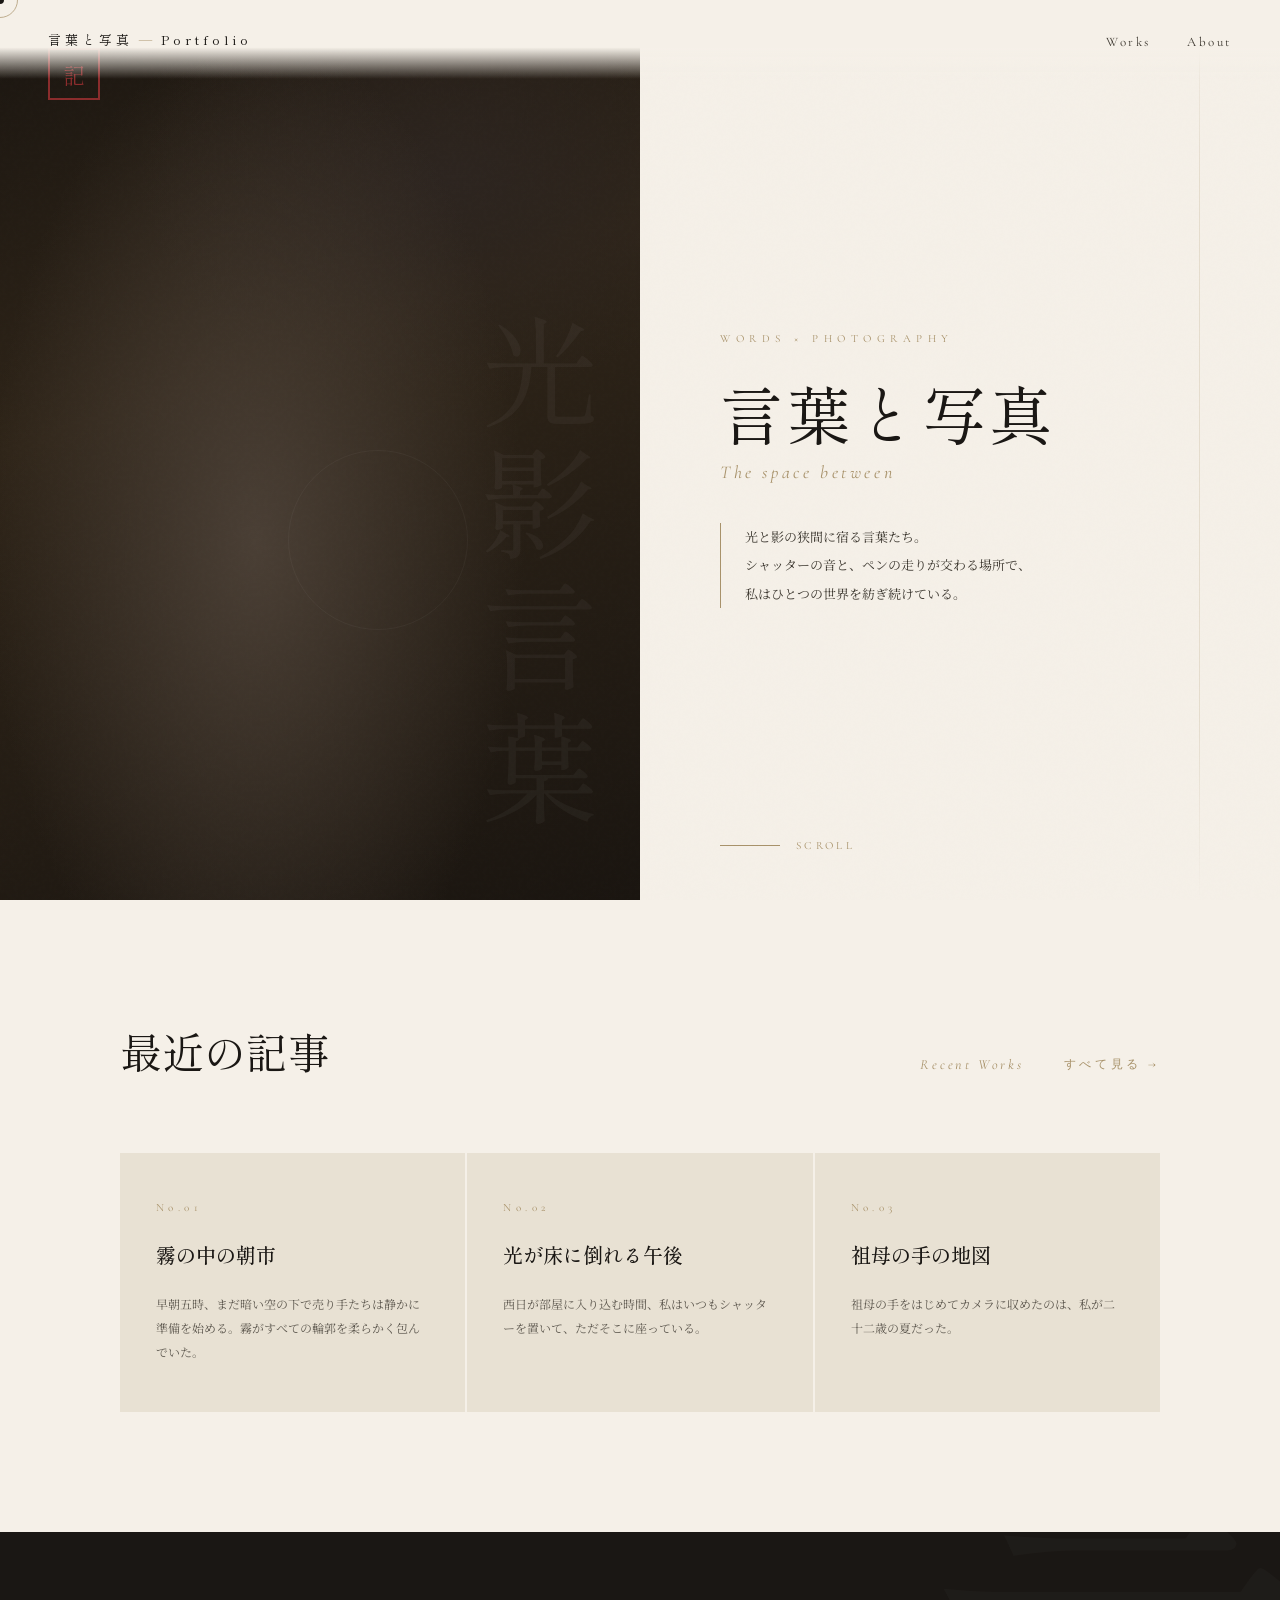
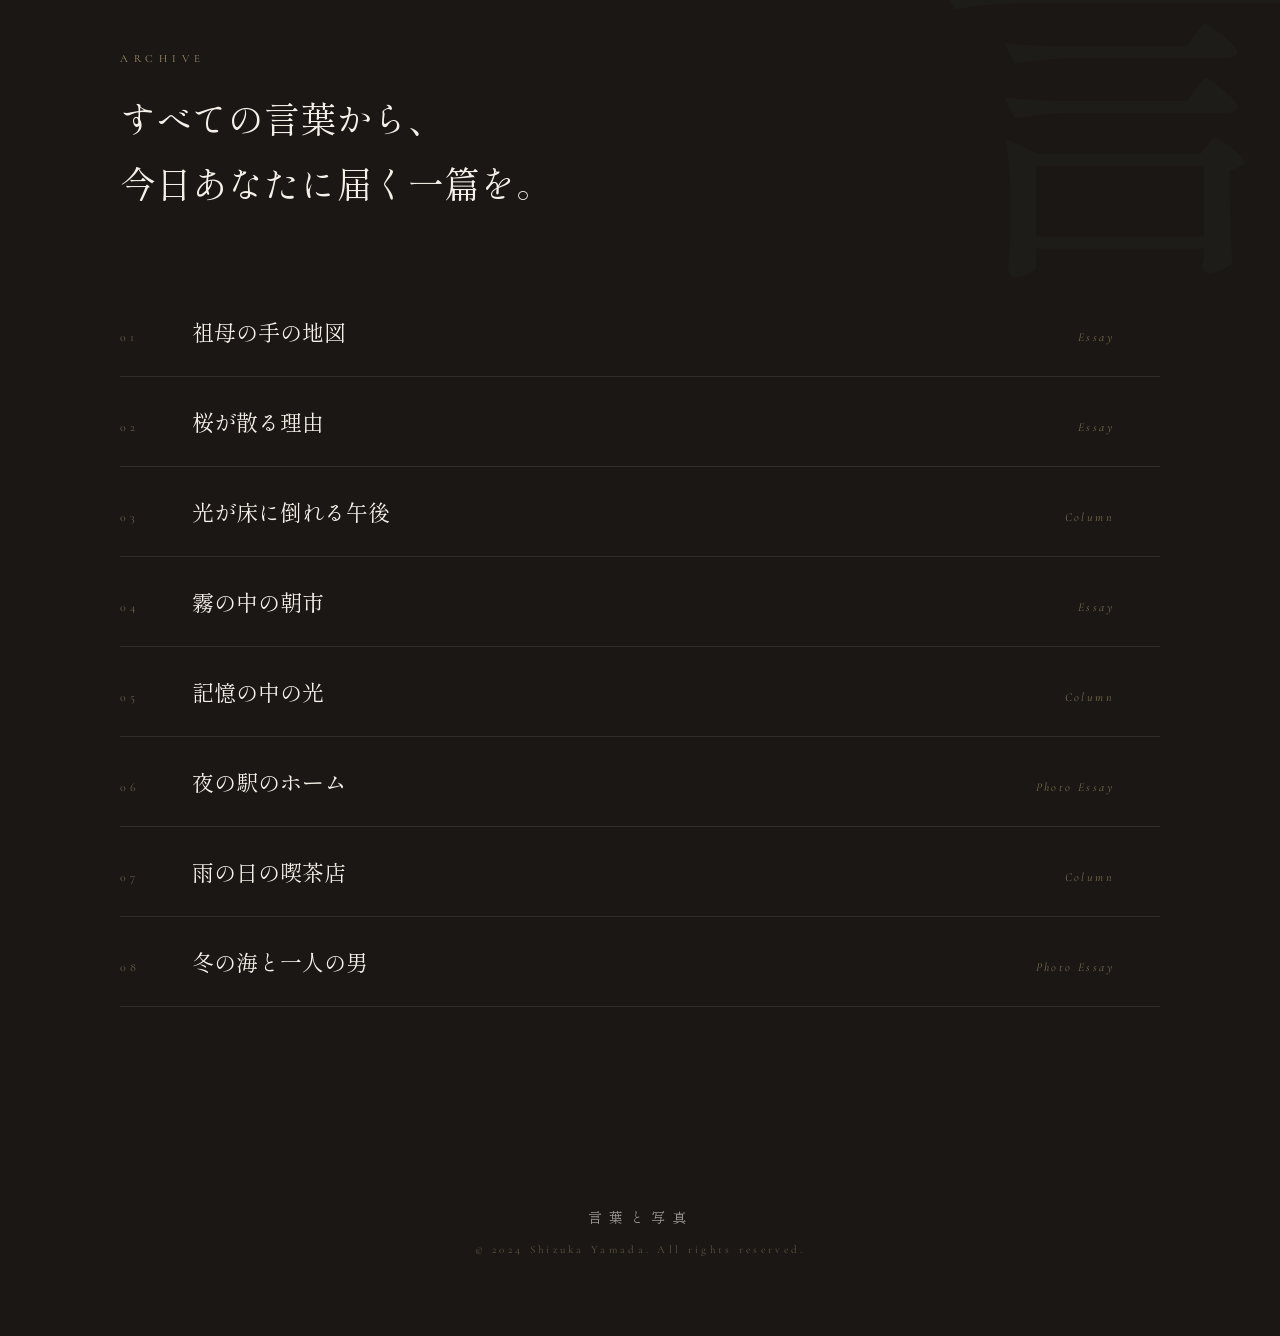
<file: index.html>
<!DOCTYPE html>
<html lang="ja">
<head>
<meta charset="UTF-8">
<meta name="viewport" content="width=device-width, initial-scale=1.0">
<title>言葉と写真</title>
<meta name="description" content="写真と言葉が交わる場所。エッセイ、コラム、フォトエッセイを綴るポートフォリオサイト。">
<link rel="preconnect" href="https://fonts.googleapis.com">
<link href="https://fonts.googleapis.com/css2?family=Noto+Serif+JP:wght@300;400;600&family=Shippori+Mincho:wght@400;500;600&family=Cormorant+Garamond:ital,wght@0,300;0,400;1,300;1,400&display=swap" rel="stylesheet">
<link rel="stylesheet" href="css/style.css">
<style>
/* ---- HERO ---- */
.hero {
  min-height: 100vh;
  display: grid;
  grid-template-columns: 1fr 1fr;
  position: relative;
  overflow: hidden;
}
.hero-visual {
  position: relative;
  background: var(--ink);
  overflow: hidden;
}
.hero-photo-art {
  position: absolute; inset: 0;
  background:
    radial-gradient(ellipse 60% 80% at 40% 60%, #4a3f35 0%, transparent 70%),
    radial-gradient(ellipse 80% 40% at 70% 20%, #2d2520 0%, transparent 60%),
    linear-gradient(160deg, #1a1510 0%, #2e2418 40%, #1a1510 100%);
}
.ink-circle {
  position: absolute;
  border-radius: 50%;
  animation: breathe 8s ease-in-out infinite;
}
.ink-circle:nth-child(1) {
  width: 300px; height: 300px;
  border: 1px solid var(--gold);
  top: 30%; left: 20%;
  opacity: 0.12;
}
.ink-circle:nth-child(2) {
  width: 180px; height: 180px;
  border: 1px solid #fff;
  top: 50%; left: 45%;
  opacity: 0.04;
  animation-delay: 2s;
}
@keyframes breathe {
  0%,100% { transform: scale(1); opacity: 0.12; }
  50%      { transform: scale(1.05); opacity: 0.22; }
}
.hero-kanji {
  position: absolute; bottom: 60px; right: 40px;
  font-family: var(--font-jp);
  font-size: 120px;
  color: rgba(255,255,255,0.04);
  writing-mode: vertical-rl;
  letter-spacing: 0.1em;
  line-height: 1;
  user-select: none;
}
.hero-stamp {
  position: absolute; top: 48px; left: 48px;
  width: 52px; height: 52px;
  border: 2px solid var(--red);
  display: flex; align-items: center; justify-content: center;
  animation: fadeIn 2s ease 0.5s both;
}
.hero-stamp::before {
  content: '記';
  font-family: var(--font-jp);
  font-size: 22px;
  color: var(--red);
}
.hero-content {
  display: flex; flex-direction: column; justify-content: center;
  padding: 120px 80px 80px;
  position: relative;
}
.hero-eyebrow {
  font-family: var(--font-en);
  font-size: 11px;
  letter-spacing: 0.5em;
  color: var(--gold);
  margin-bottom: 32px;
  animation: slideUp 1s ease 0.3s both;
}
.hero-title {
  font-family: var(--font-jp);
  font-weight: 400;
  line-height: 1.1;
  margin-bottom: 40px;
  animation: slideUp 1s ease 0.5s both;
}
.hero-title .jp { font-size: 64px; display: block; letter-spacing: 0.05em; }
.hero-title .en {
  font-family: var(--font-en);
  font-style: italic;
  font-size: 18px;
  color: var(--gold);
  letter-spacing: 0.2em;
  display: block;
  margin-top: 16px;
}
.hero-desc {
  font-size: 13px; line-height: 2.2; color: var(--ink-light);
  max-width: 320px;
  border-left: 1px solid var(--gold);
  padding-left: 24px;
  animation: slideUp 1s ease 0.7s both;
}
.hero-scroll {
  position: absolute; bottom: 48px; left: 80px;
  display: flex; align-items: center; gap: 16px;
  font-family: var(--font-en); font-size: 11px;
  letter-spacing: 0.3em; color: var(--gold);
  animation: fadeIn 2s ease 1.5s both;
}
.scroll-line {
  width: 60px; height: 1px; background: var(--gold);
  position: relative; overflow: hidden;
}
.scroll-line::after {
  content: ''; position: absolute; top: 0; left: -100%;
  width: 100%; height: 100%; background: var(--washi);
  animation: scanLine 2s ease-in-out infinite;
}
@keyframes scanLine { 0%{left:-100%} 100%{left:100%} }
@keyframes slideUp { from{opacity:0;transform:translateY(30px)} to{opacity:1;transform:translateY(0)} }
@keyframes fadeIn  { from{opacity:0} to{opacity:1} }

/* ---- FEATURED ESSAYS ---- */
#essays { padding: 120px 0; position: relative; z-index: 2; }
.essays-header {
  display: flex; align-items: baseline; justify-content: space-between;
  margin-bottom: 72px;
}
.essays-title-jp {
  font-family: var(--font-jp); font-size: 42px; font-weight: 400;
}
.essays-title-en {
  font-family: var(--font-en); font-style: italic;
  font-size: 14px; letter-spacing: 0.2em; color: var(--gold);
}
.see-all {
  font-family: var(--font-en); font-size: 12px;
  letter-spacing: 0.3em; color: var(--gold);
  display: flex; align-items: center; gap: 10px;
  transition: gap 0.3s;
}
.see-all:hover { gap: 18px; }

.essays-grid {
  display: grid; grid-template-columns: repeat(3, 1fr); gap: 2px;
}
.essay-card {
  position: relative;
  background: var(--washi-dark);
  padding: 48px 36px;
  overflow: hidden;
  transition: background 0.4s ease;
  display: block;
}
.essay-card::before {
  content: ''; position: absolute; bottom: 0; left: 0;
  width: 100%; height: 2px; background: var(--gold);
  transform: scaleX(0); transform-origin: left;
  transition: transform 0.5s ease;
}
.essay-card:hover { background: #ede6d6; }
.essay-card:hover::before { transform: scaleX(1); }
.essay-card-num {
  font-family: var(--font-en); font-size: 11px;
  letter-spacing: 0.4em; color: var(--gold); margin-bottom: 24px; display: block;
}
.essay-card-title {
  font-family: var(--font-jp); font-size: 20px; font-weight: 500;
  line-height: 1.7; color: var(--ink); margin-bottom: 20px;
}
.essay-card-excerpt {
  font-size: 12px; line-height: 2; color: var(--ink-light); opacity: 0.8;
}
.essay-card-arrow {
  position: absolute; bottom: 28px; right: 28px;
  font-family: var(--font-en); font-size: 20px; color: var(--gold);
  opacity: 0; transform: translateX(-10px);
  transition: opacity 0.3s, transform 0.3s;
}
.essay-card:hover .essay-card-arrow { opacity: 1; transform: translateX(0); }

/* ---- RANDOM TITLES ---- */
#random-titles {
  background: var(--ink); color: var(--washi);
  padding: 120px 0; position: relative; overflow: hidden;
}
#random-titles::before {
  content: '言'; position: absolute; right: -40px; top: -60px;
  font-family: var(--font-jp); font-size: 400px;
  color: rgba(255,255,255,0.02); line-height: 1; user-select: none;
}
.random-eyebrow {
  font-family: var(--font-en); font-size: 11px;
  letter-spacing: 0.5em; color: var(--gold); margin-bottom: 20px;
}
.random-title {
  font-family: var(--font-jp); font-size: 36px; font-weight: 300;
  color: var(--washi); line-height: 1.8; margin-bottom: 72px;
}
.titles-container { display: flex; flex-direction: column; }
.title-item {
  display: flex; align-items: baseline; gap: 32px;
  padding: 28px 0;
  border-bottom: 1px solid rgba(245,240,232,0.1);
  color: var(--washi);
  transition: padding-left 0.4s ease;
  position: relative; overflow: hidden;
}
.title-item::after {
  content: ''; position: absolute; inset: 0;
  background: rgba(168,146,106,0.05);
  transform: translateX(-100%); transition: transform 0.5s ease;
}
.title-item:hover { padding-left: 20px; }
.title-item:hover::after { transform: translateX(0); }
.title-num {
  font-family: var(--font-en); font-size: 12px;
  letter-spacing: 0.3em; color: var(--gold); opacity: 0.6; min-width: 40px;
}
.title-text { font-family: var(--font-jp); font-size: 22px; font-weight: 400; flex: 1; line-height: 1.5; }
.title-cat  { font-family: var(--font-en); font-style: italic; font-size: 12px; letter-spacing: 0.2em; color: var(--gold); opacity: 0.7; }
.title-arrow {
  font-size: 14px; color: var(--gold); opacity: 0;
  transform: translateX(-8px); transition: opacity 0.3s, transform 0.3s;
}
.title-item:hover .title-arrow { opacity: 1; transform: translateX(0); }
</style>
</head>
<body>

<div class="cursor" id="cursor"></div>
<div class="cursor-ring" id="cursorRing"></div>
<div class="v-line"></div>

<nav>
  <a href="index.html" class="nav-logo">言葉と写真<span>—</span>Portfolio</a>
  <ul class="nav-links">
    <li><a href="works.html">Works</a></li>
    <li><a href="about.html">About</a></li>
  </ul>
</nav>

<!-- HERO -->
<section class="hero">
  <div class="hero-visual">
    <div class="hero-photo-art"></div>
    <div class="ink-circle"></div>
    <div class="ink-circle"></div>
    <div class="hero-kanji">光影言葉</div>
    <div class="hero-stamp"></div>
  </div>
  <div class="hero-content">
    <div class="hero-eyebrow">WORDS × PHOTOGRAPHY</div>
    <h1 class="hero-title">
      <span class="jp">言葉と写真</span>
      <span class="en">The space between</span>
    </h1>
    <p class="hero-desc">
      光と影の狭間に宿る言葉たち。<br>
      シャッターの音と、ペンの走りが交わる場所で、<br>
      私はひとつの世界を紡ぎ続けている。
    </p>
    <div class="hero-scroll">
      <div class="scroll-line"></div>
      SCROLL
    </div>
  </div>
</section>

<!-- FEATURED ESSAYS -->
<section id="essays">
  <div class="section-inner" style="position:relative">
    <div class="essays-header">
      <h2 class="essays-title-jp">最近の記事</h2>
      <div style="display:flex;align-items:center;gap:40px">
        <span class="essays-title-en">Recent Works</span>
        <a href="works.html" class="see-all">すべて見る →</a>
      </div>
    </div>
    <div class="essays-grid" id="essaysGrid"></div>
  </div>
</section>

<!-- RANDOM TITLES -->
<section id="random-titles">
  <div class="section-inner">
    <div class="reveal">
      <div class="random-eyebrow">ARCHIVE</div>
      <h2 class="random-title">すべての言葉から、<br>今日あなたに届く一篇を。</h2>
    </div>
    <div class="titles-container" id="titlesContainer"></div>
  </div>
</section>

<footer>
  <div class="footer-logo">言葉と写真</div>
  <div class="footer-copy">© 2024 Shizuka Yamada. All rights reserved.</div>
</footer>

<script src="js/articles.js"></script>
<script src="js/main.js"></script>
<script>
document.addEventListener('DOMContentLoaded', () => {
  // Featured cards
  const grid = document.getElementById('essaysGrid');
  getFeaturedArticles().forEach((a, i) => {
    grid.innerHTML += `
      <a class="essay-card reveal stagger-${i+1}" href="article.html?slug=${a.slug}">
        <span class="essay-card-num">No.${String(a.id).padStart(2,'0')}</span>
        <div class="essay-card-title">${a.title}</div>
        <div class="essay-card-excerpt">${a.excerpt}</div>
        <span class="essay-card-arrow">→</span>
      </a>`;
  });

  // Random titles
  const container = document.getElementById('titlesContainer');
  getShuffledArticles().forEach((a, i) => {
    container.innerHTML += `
      <a class="title-item reveal" href="article.html?slug=${a.slug}" style="transition-delay:${i*0.07}s">
        <span class="title-num">${String(i+1).padStart(2,'0')}</span>
        <span class="title-text">${a.title}</span>
        <span class="title-cat">${a.category}</span>
        <span class="title-arrow">→</span>
      </a>`;
  });

  initReveal();
});
</script>
</body>
</html>
</file>
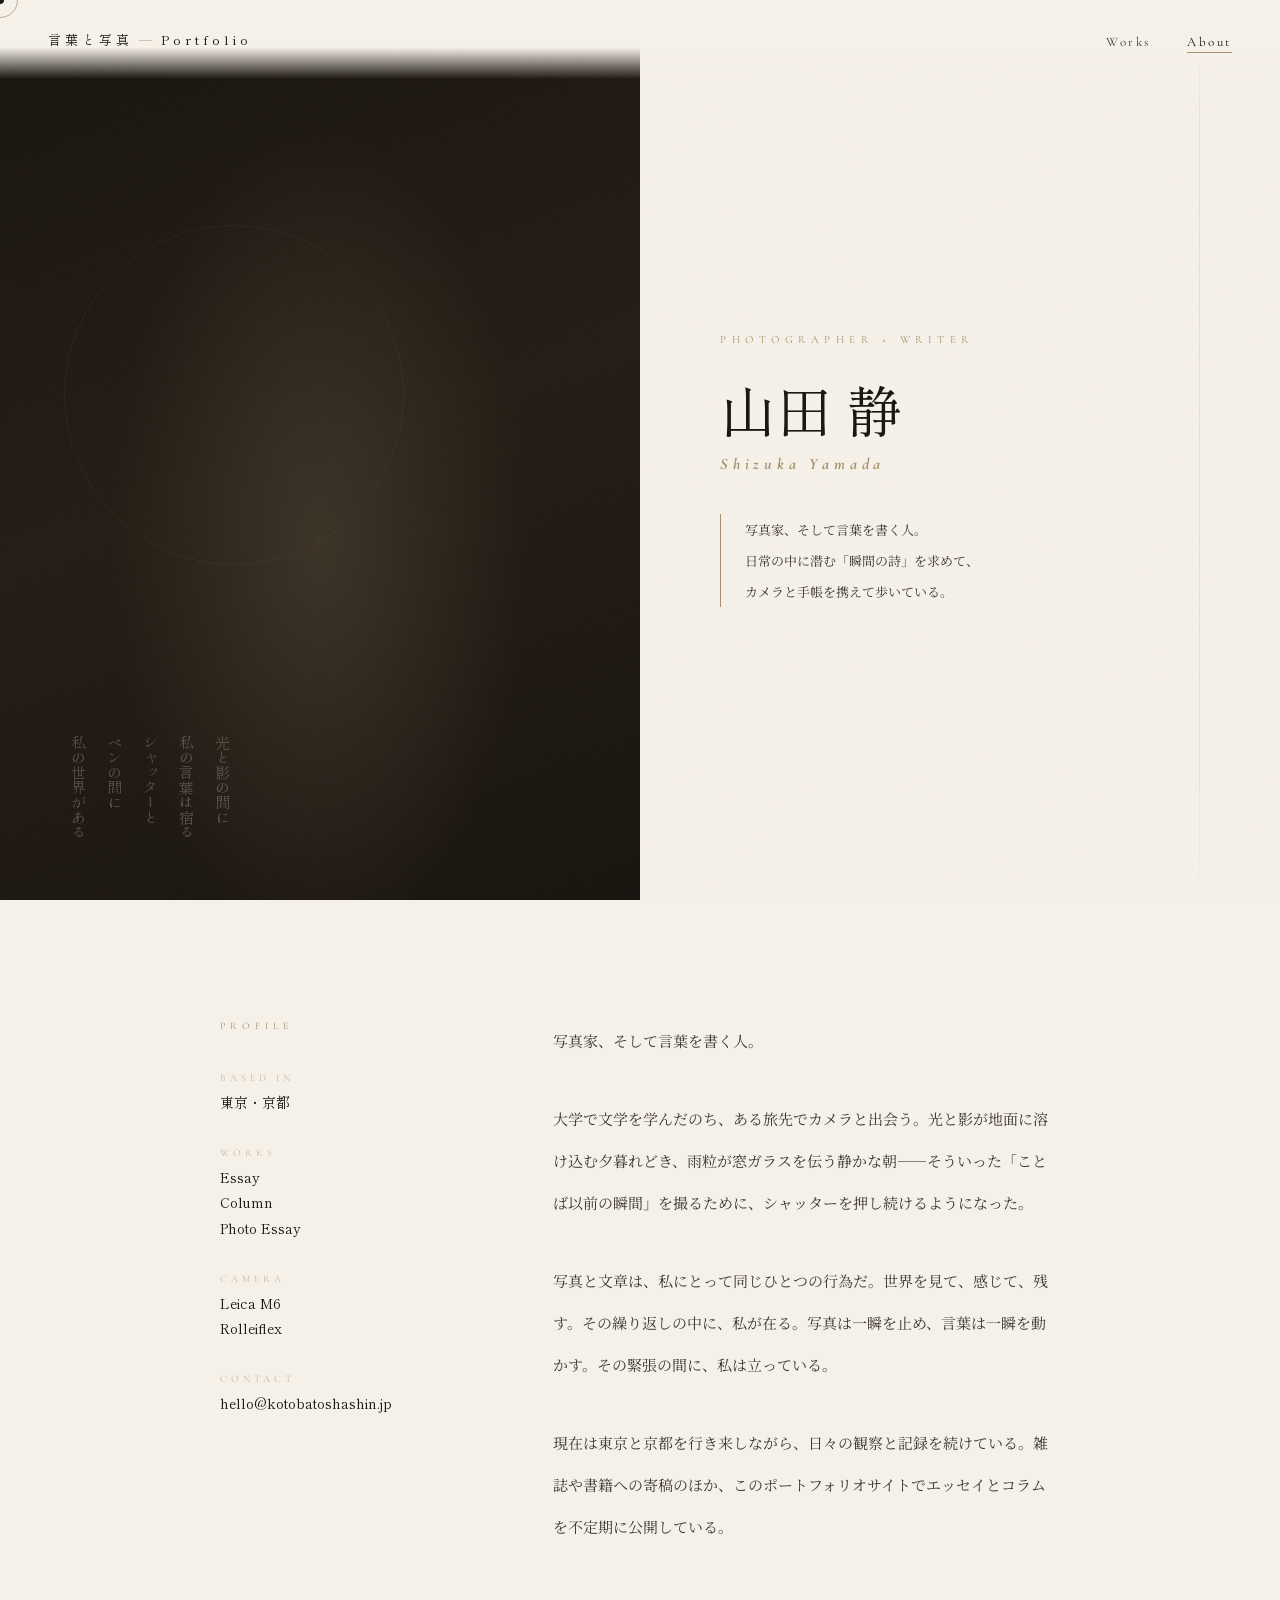
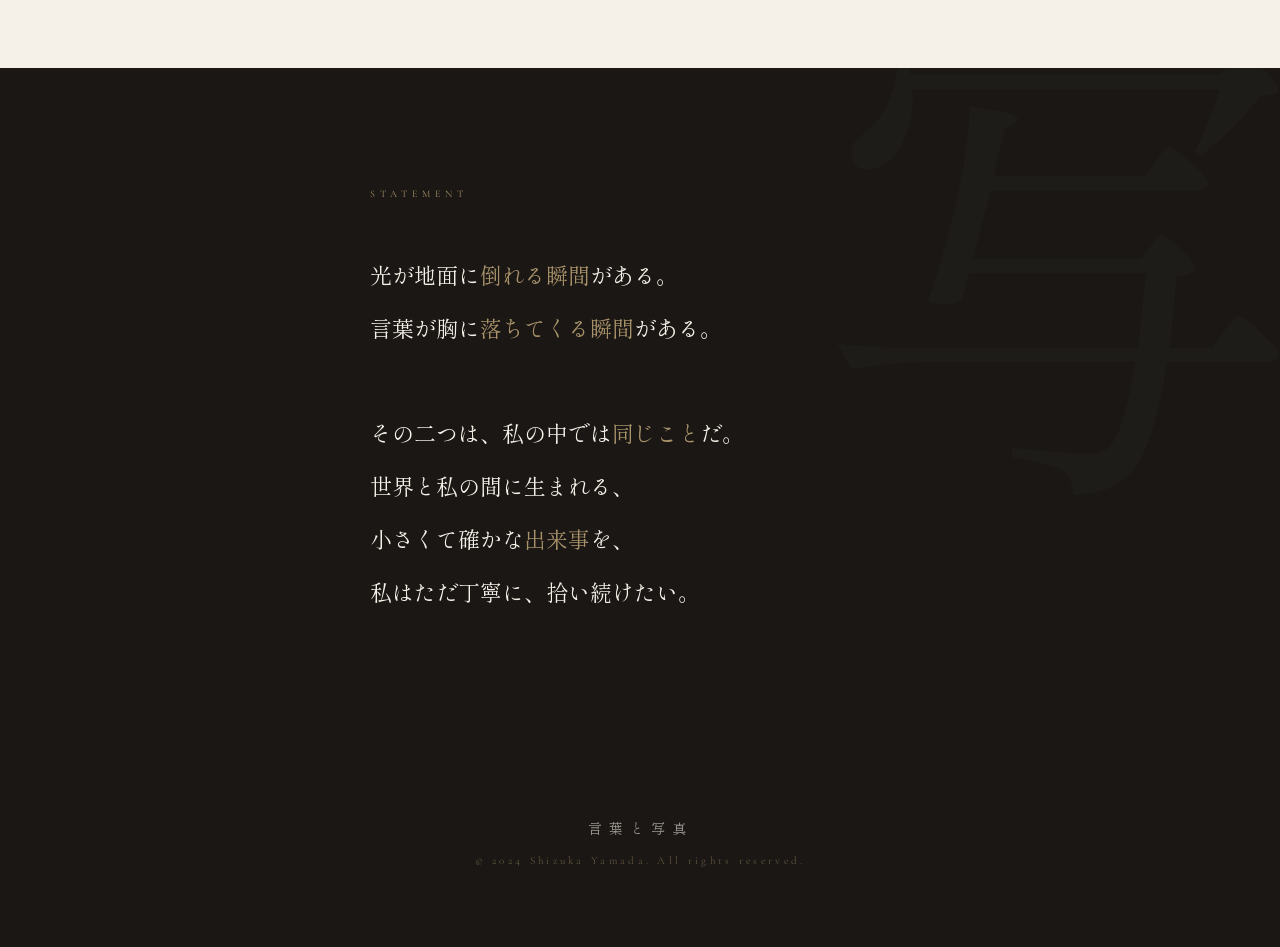
<file: about.html>
<!DOCTYPE html>
<html lang="ja">
<head>
<meta charset="UTF-8">
<meta name="viewport" content="width=device-width, initial-scale=1.0">
<title>About — 言葉と写真</title>
<meta name="description" content="写真家・文筆家 山田静のプロフィール">
<link rel="preconnect" href="https://fonts.googleapis.com">
<link href="https://fonts.googleapis.com/css2?family=Noto+Serif+JP:wght@300;400;600&family=Shippori+Mincho:wght@400;500;600&family=Cormorant+Garamond:ital,wght@0,300;0,400;1,300;1,400&display=swap" rel="stylesheet">
<link rel="stylesheet" href="css/style.css">
<style>
/* ---- ABOUT HERO ---- */
.about-hero {
  min-height: 100vh;
  display: grid; grid-template-columns: 1fr 1fr;
  position: relative; overflow: hidden;
}
.about-hero-visual {
  background: var(--ink); position: relative; overflow: hidden;
}
.about-hero-bg {
  position: absolute; inset: 0;
  background:
    radial-gradient(ellipse 50% 70% at 50% 60%, #3d3428 0%, transparent 65%),
    linear-gradient(160deg, #1a1510 0%, #251e16 50%, #1a1510 100%);
}
.about-hero-text-art {
  position: absolute; bottom: 60px; left: 60px;
  font-family: var(--font-jp); font-size: 15px;
  color: rgba(245,240,232,0.25); line-height: 2.4;
  writing-mode: vertical-rl; text-orientation: mixed;
}
.about-hero-circle {
  position: absolute;
  border-radius: 50%; border: 1px solid var(--gold);
  animation: breathe 10s ease-in-out infinite;
}
.about-hero-circle:nth-child(3) {
  width: 340px; height: 340px; top: 25%; left: 10%; opacity: 0.08;
}
.about-hero-circle:nth-child(4) {
  width: 160px; height: 160px; top: 55%; left: 50%;
  opacity: 0.05; animation-delay: 3s;
}
@keyframes breathe {
  0%,100% { transform: scale(1); }
  50%      { transform: scale(1.05); }
}
.about-hero-content {
  display: flex; flex-direction: column; justify-content: center;
  padding: 120px 80px 80px;
}
.about-eyebrow {
  font-family: var(--font-en); font-size: 11px;
  letter-spacing: 0.5em; color: var(--gold); margin-bottom: 32px;
  animation: slideUp 1s ease 0.3s both;
}
.about-name-jp {
  font-family: var(--font-jp); font-size: 56px; font-weight: 400;
  line-height: 1.1; animation: slideUp 1s ease 0.5s both;
}
.about-name-en {
  font-family: var(--font-en); font-style: italic;
  font-size: 16px; letter-spacing: 0.3em; color: var(--gold);
  display: block; margin-top: 14px;
  animation: slideUp 1s ease 0.6s both;
}
.about-tagline {
  font-size: 13px; line-height: 2.4; color: var(--ink-light);
  border-left: 1px solid var(--gold); padding-left: 24px;
  margin-top: 40px; max-width: 340px;
  animation: slideUp 1s ease 0.8s both;
}

/* ---- BIO SECTION ---- */
.bio-section { padding: 120px 0; position: relative; z-index: 2; }
.bio-grid {
  max-width: 1000px; margin: 0 auto; padding: 0 80px;
  display: grid; grid-template-columns: 1fr 2fr; gap: 80px;
}
.bio-sidebar {}
.bio-sidebar-label {
  font-family: var(--font-en); font-size: 10px;
  letter-spacing: 0.5em; color: var(--gold);
  margin-bottom: 40px; display: block;
}
.bio-info-row { margin-bottom: 32px; }
.bio-info-key {
  font-family: var(--font-en); font-size: 10px;
  letter-spacing: 0.4em; color: var(--gold); opacity: 0.6;
  display: block; margin-bottom: 6px;
}
.bio-info-val {
  font-family: var(--font-jp); font-size: 14px;
  line-height: 1.8; color: var(--ink);
}

.bio-main {}
.bio-text {
  font-size: 15px; line-height: 2.8; color: var(--ink-light);
}
.bio-text p + p { margin-top: 36px; }

/* ---- STATEMENT ---- */
.statement-section {
  background: var(--ink); padding: 120px 0;
  position: relative; z-index: 2; overflow: hidden;
}
.statement-section::before {
  content: '写'; position: absolute; right: -30px; top: -80px;
  font-family: var(--font-jp); font-size: 500px;
  color: rgba(255,255,255,0.02); line-height: 1; user-select: none;
}
.statement-inner {
  max-width: 700px; margin: 0 auto; padding: 0 80px; position: relative; z-index: 2;
}
.statement-label {
  font-family: var(--font-en); font-size: 10px;
  letter-spacing: 0.5em; color: var(--gold); margin-bottom: 48px;
}
.statement-text {
  font-family: var(--font-jp); font-size: 22px; font-weight: 300;
  color: var(--washi); line-height: 2.4;
}
.statement-text em {
  font-style: normal; color: var(--gold);
}

@keyframes slideUp { from{opacity:0;transform:translateY(30px)} to{opacity:1;transform:translateY(0)} }
</style>
</head>
<body>

<div class="cursor" id="cursor"></div>
<div class="cursor-ring" id="cursorRing"></div>
<div class="v-line"></div>

<nav>
  <a href="index.html" class="nav-logo">言葉と写真<span>—</span>Portfolio</a>
  <ul class="nav-links">
    <li><a href="works.html">Works</a></li>
    <li><a href="about.html">About</a></li>
  </ul>
</nav>

<!-- ABOUT HERO -->
<section class="about-hero">
  <div class="about-hero-visual">
    <div class="about-hero-bg"></div>
    <div class="about-hero-circle"></div>
    <div class="about-hero-circle"></div>
    <div class="about-hero-text-art">
      光と影の間に<br>私の言葉は宿る<br>シャッターと<br>ペンの間に<br>私の世界がある
    </div>
  </div>
  <div class="about-hero-content">
    <div class="about-eyebrow">PHOTOGRAPHER × WRITER</div>
    <h1>
      <span class="about-name-jp">山田 静</span>
      <span class="about-name-en">Shizuka Yamada</span>
    </h1>
    <p class="about-tagline">
      写真家、そして言葉を書く人。<br>
      日常の中に潜む「瞬間の詩」を求めて、<br>
      カメラと手帳を携えて歩いている。
    </p>
  </div>
</section>

<!-- BIO -->
<section class="bio-section">
  <div class="bio-grid">
    <div class="bio-sidebar reveal">
      <span class="bio-sidebar-label">PROFILE</span>
      <div class="bio-info-row">
        <span class="bio-info-key">BASED IN</span>
        <span class="bio-info-val">東京・京都</span>
      </div>
      <div class="bio-info-row">
        <span class="bio-info-key">WORKS</span>
        <span class="bio-info-val">Essay<br>Column<br>Photo Essay</span>
      </div>
      <div class="bio-info-row">
        <span class="bio-info-key">CAMERA</span>
        <span class="bio-info-val">Leica M6<br>Rolleiflex</span>
      </div>
      <div class="bio-info-row">
        <span class="bio-info-key">CONTACT</span>
        <span class="bio-info-val">hello@kotobatoshashin.jp</span>
      </div>
    </div>

    <div class="bio-main reveal stagger-2">
      <div class="bio-text">
        <p>写真家、そして言葉を書く人。</p>
        <p>大学で文学を学んだのち、ある旅先でカメラと出会う。光と影が地面に溶け込む夕暮れどき、雨粒が窓ガラスを伝う静かな朝——そういった「ことば以前の瞬間」を撮るために、シャッターを押し続けるようになった。</p>
        <p>写真と文章は、私にとって同じひとつの行為だ。世界を見て、感じて、残す。その繰り返しの中に、私が在る。写真は一瞬を止め、言葉は一瞬を動かす。その緊張の間に、私は立っている。</p>
        <p>現在は東京と京都を行き来しながら、日々の観察と記録を続けている。雑誌や書籍への寄稿のほか、このポートフォリオサイトでエッセイとコラムを不定期に公開している。</p>
      </div>
    </div>
  </div>
</section>

<!-- STATEMENT -->
<section class="statement-section">
  <div class="statement-inner">
    <div class="statement-label reveal">STATEMENT</div>
    <p class="statement-text reveal stagger-1">
      光が地面に<em>倒れる瞬間</em>がある。<br>
      言葉が胸に<em>落ちてくる瞬間</em>がある。<br><br>
      その二つは、私の中では<em>同じこと</em>だ。<br>
      世界と私の間に生まれる、<br>
      小さくて確かな<em>出来事</em>を、<br>
      私はただ丁寧に、拾い続けたい。
    </p>
  </div>
</section>

<footer>
  <div class="footer-logo">言葉と写真</div>
  <div class="footer-copy">© 2024 Shizuka Yamada. All rights reserved.</div>
</footer>

<script src="js/articles.js"></script>
<script src="js/main.js"></script>
</body>
</html>
</file>
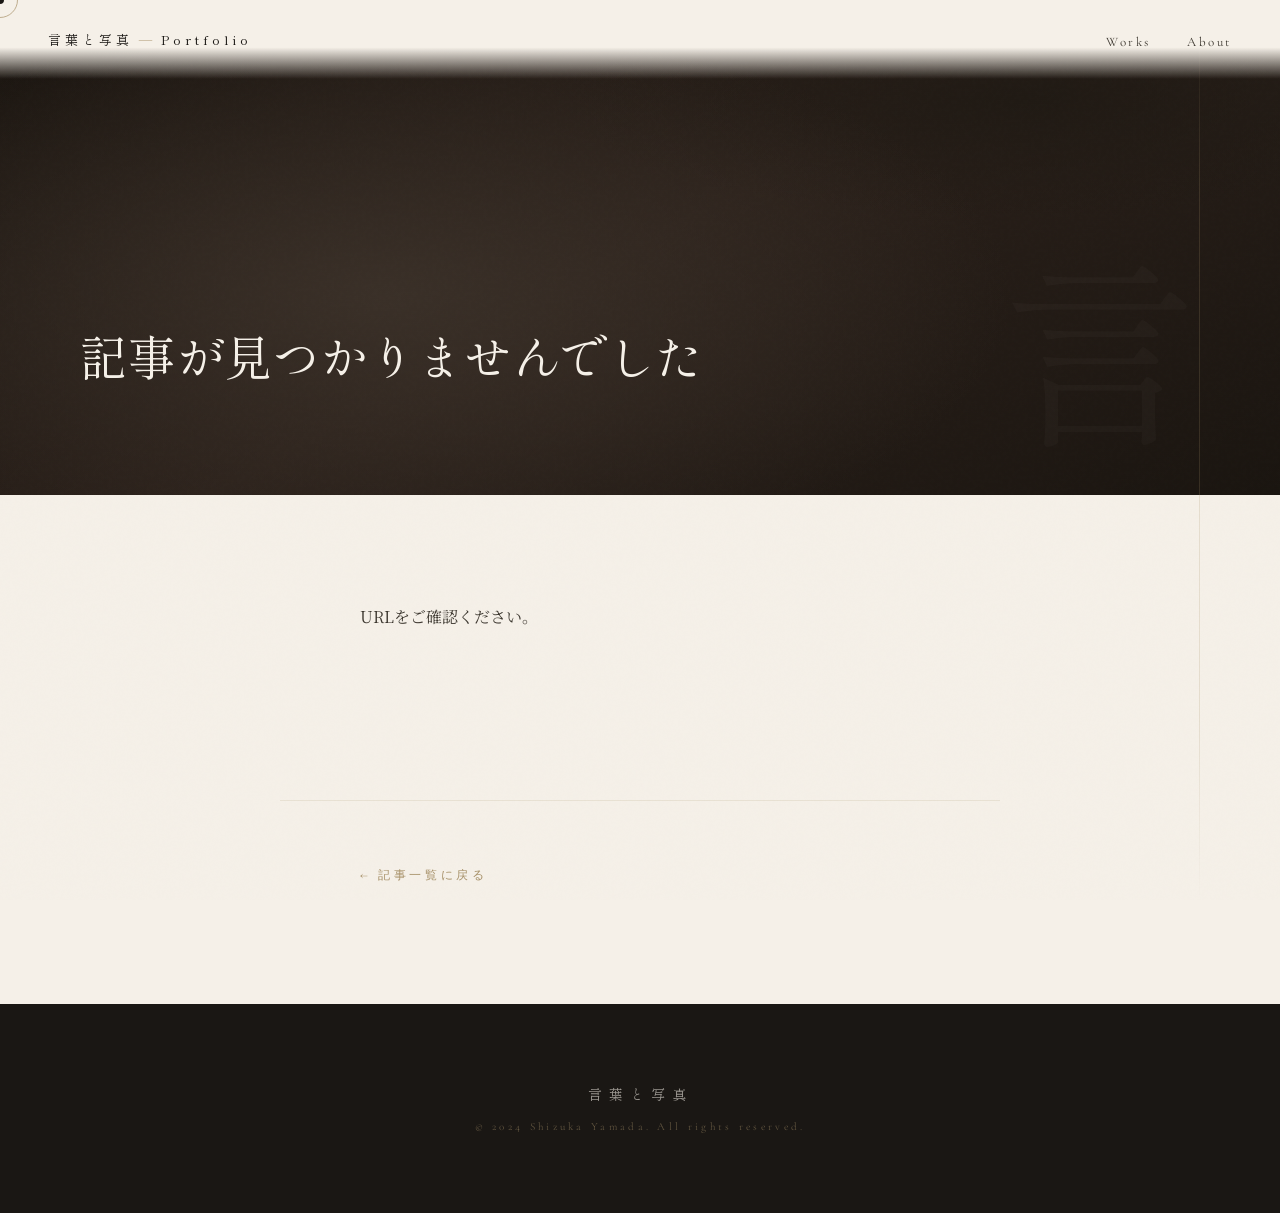
<file: article.html>
<!DOCTYPE html>
<html lang="ja">
<head>
<meta charset="UTF-8">
<meta name="viewport" content="width=device-width, initial-scale=1.0">
<title>記事 — 言葉と写真</title>
<link rel="preconnect" href="https://fonts.googleapis.com">
<link href="https://fonts.googleapis.com/css2?family=Noto+Serif+JP:wght@300;400;600&family=Shippori+Mincho:wght@400;500;600&family=Cormorant+Garamond:ital,wght@0,300;0,400;1,300;1,400&display=swap" rel="stylesheet">
<link rel="stylesheet" href="css/style.css">
<style>
/* ---- ARTICLE LAYOUT ---- */
body { background: var(--washi); }

.article-hero {
  min-height: 55vh;
  background: var(--ink);
  display: flex; align-items: flex-end;
  padding: 0; position: relative; overflow: hidden;
}
.article-hero-bg {
  position: absolute; inset: 0;
  background:
    radial-gradient(ellipse 70% 80% at 30% 60%, #3a3028 0%, transparent 70%),
    radial-gradient(ellipse 60% 40% at 80% 20%, #201a14 0%, transparent 60%),
    linear-gradient(150deg, #1a1510 0%, #2a201a 50%, #1a1510 100%);
}
.article-hero-kanji {
  position: absolute; right: 80px; bottom: 40px;
  font-family: var(--font-jp); font-size: 200px;
  color: rgba(255,255,255,0.025);
  writing-mode: vertical-rl; line-height: 1;
  user-select: none;
}
.article-hero-content {
  position: relative; z-index: 2;
  max-width: 800px; padding: 0 80px 80px;
  animation: slideUp 1s ease 0.2s both;
}
.article-hero-cat {
  font-family: var(--font-en); font-size: 11px;
  letter-spacing: 0.5em; color: var(--gold);
  margin-bottom: 24px; display: block;
}
.article-hero-title {
  font-family: var(--font-jp); font-size: 48px; font-weight: 400;
  color: var(--washi); line-height: 1.5;
}
.article-hero-date {
  font-family: var(--font-en); font-size: 11px;
  letter-spacing: 0.3em; color: var(--gold);
  opacity: 0.7; margin-top: 24px; display: block;
}

/* ---- ARTICLE BODY ---- */
.article-body-wrap {
  max-width: 720px; margin: 0 auto;
  padding: 100px 80px 160px;
}
.article-body {
  font-size: 16px; line-height: 2.8;
  color: var(--ink-light);
}
.article-body p + p { margin-top: 40px; }

/* ---- ARTICLE FOOTER ---- */
.article-footer {
  max-width: 720px; margin: 0 auto;
  padding: 0 80px 120px;
  border-top: 1px solid var(--washi-dark);
  padding-top: 60px;
}
.back-link {
  font-family: var(--font-en); font-size: 12px;
  letter-spacing: 0.3em; color: var(--gold);
  display: inline-flex; align-items: center; gap: 12px;
  transition: gap 0.3s;
}
.back-link:hover { gap: 20px; }

/* ---- NEXT ARTICLE ---- */
.next-article {
  margin-top: 60px; padding-top: 60px;
  border-top: 1px solid var(--washi-dark);
}
.next-label {
  font-family: var(--font-en); font-size: 10px;
  letter-spacing: 0.5em; color: var(--gold);
  margin-bottom: 20px; display: block;
}
.next-title {
  font-family: var(--font-jp); font-size: 24px; font-weight: 400;
  color: var(--ink); line-height: 1.5;
  display: inline-block;
  transition: opacity 0.3s;
}
.next-title:hover { opacity: 0.6; }

@keyframes slideUp { from{opacity:0;transform:translateY(30px)} to{opacity:1;transform:translateY(0)} }
</style>
</head>
<body>

<div class="cursor" id="cursor"></div>
<div class="cursor-ring" id="cursorRing"></div>
<div class="v-line"></div>

<nav>
  <a href="index.html" class="nav-logo">言葉と写真<span>—</span>Portfolio</a>
  <ul class="nav-links">
    <li><a href="works.html">Works</a></li>
    <li><a href="about.html">About</a></li>
  </ul>
</nav>

<!-- ARTICLE HERO -->
<div class="article-hero" id="articleHero">
  <div class="article-hero-bg"></div>
  <div class="article-hero-kanji" id="heroKanji">言</div>
  <div class="article-hero-content">
    <span class="article-hero-cat" id="heroCat"></span>
    <h1 class="article-hero-title" id="heroTitle">読み込み中…</h1>
    <span class="article-hero-date" id="heroDate"></span>
  </div>
</div>

<!-- ARTICLE BODY -->
<main class="article-body-wrap">
  <div class="article-body" id="articleBody"></div>
</main>

<!-- ARTICLE FOOTER -->
<div class="article-footer">
  <a href="works.html" class="back-link">← 記事一覧に戻る</a>
  <div class="next-article" id="nextArticle" style="display:none">
    <span class="next-label">NEXT ARTICLE</span>
    <a class="next-title" id="nextLink" href="#"></a>
  </div>
</div>

<footer>
  <div class="footer-logo">言葉と写真</div>
  <div class="footer-copy">© 2024 Shizuka Yamada. All rights reserved.</div>
</footer>

<script src="js/articles.js"></script>
<script src="js/main.js"></script>
<script>
document.addEventListener('DOMContentLoaded', () => {
  // URLからslugを取得
  const params = new URLSearchParams(window.location.search);
  const slug   = params.get('slug');
  const article = slug ? getArticleBySlug(slug) : null;

  if (!article) {
    document.getElementById('heroTitle').textContent = '記事が見つかりませんでした';
    document.getElementById('articleBody').innerHTML = '<p>URLをご確認ください。</p>';
    return;
  }

  // ページタイトル
  document.title = `${article.title} — 言葉と写真`;

  // Hero
  document.getElementById('heroCat').textContent   = article.category;
  document.getElementById('heroTitle').textContent = article.title;
  document.getElementById('heroDate').textContent  = article.date;
  document.getElementById('heroKanji').textContent = article.title[0]; // 1文字目を背景に

  // Body
  document.getElementById('articleBody').innerHTML =
    article.body.map(p => `<p>${p}</p>`).join('');

  // Next article
  const all  = getAllArticles();
  const idx  = all.findIndex(a => a.slug === slug);
  const next = all[idx + 1] || all[0]; // 最後なら最初に戻る
  if (next && next.slug !== slug) {
    const nextBlock = document.getElementById('nextArticle');
    const nextLink  = document.getElementById('nextLink');
    nextBlock.style.display = 'block';
    nextLink.textContent = next.title;
    nextLink.href        = `article.html?slug=${next.slug}`;
  }
});
</script>
</body>
</html>
</file>
<file: css/style.css>
/* =============================================
   style.css — 言葉と写真 Portfolio
   共通スタイル
============================================= */

/* --- Variables --- */
:root {
  --ink:        #1a1714;
  --ink-light:  #3d3830;
  --washi:      #f5f0e8;
  --washi-dark: #e8e1d3;
  --gold:       #a8926a;
  --gold-light: #c4aa82;
  --red:        #8b2c2c;
  --mist:       rgba(245,240,232,0.85);

  --font-jp:    'Shippori Mincho', serif;
  --font-en:    'Cormorant Garamond', serif;
  --font-body:  'Noto Serif JP', serif;

  --ease-out:   cubic-bezier(0.16, 1, 0.3, 1);
  --ease-inout: cubic-bezier(0.76, 0, 0.24, 1);
}

/* --- Reset --- */
*, *::before, *::after { margin: 0; padding: 0; box-sizing: border-box; }
html { scroll-behavior: smooth; }
img { display: block; max-width: 100%; }
a { color: inherit; text-decoration: none; }

/* --- Base --- */
body {
  background: var(--washi);
  color: var(--ink);
  font-family: var(--font-body);
  overflow-x: hidden;
  cursor: none;
}

/* --- Noise texture --- */
body::before {
  content: '';
  position: fixed;
  inset: 0;
  background-image: url("data:image/svg+xml,%3Csvg viewBox='0 0 256 256' xmlns='http://www.w3.org/2000/svg'%3E%3Cfilter id='n'%3E%3CfeTurbulence type='fractalNoise' baseFrequency='0.9' numOctaves='4' stitchTiles='stitch'/%3E%3C/filter%3E%3Crect width='100%25' height='100%25' filter='url(%23n)' opacity='0.04'/%3E%3C/svg%3E");
  pointer-events: none;
  z-index: 1;
  opacity: 0.35;
}

/* --- Vertical gold line --- */
.v-line {
  position: fixed;
  top: 0; right: 80px;
  width: 1px; height: 100vh;
  background: linear-gradient(to bottom, transparent, var(--gold) 20%, var(--gold) 80%, transparent);
  opacity: 0.2;
  z-index: 2;
  pointer-events: none;
}

/* =============================================
   CURSOR
============================================= */
.cursor {
  width: 8px; height: 8px;
  background: var(--ink);
  border-radius: 50%;
  position: fixed; top: 0; left: 0;
  pointer-events: none;
  z-index: 9999;
  transform: translate(-50%, -50%);
  transition: transform 0.1s ease, background 0.3s;
}
.cursor-ring {
  width: 36px; height: 36px;
  border: 1px solid var(--gold);
  border-radius: 50%;
  position: fixed; top: 0; left: 0;
  pointer-events: none;
  z-index: 9998;
  transform: translate(-50%, -50%);
  transition: transform 0.4s ease, width 0.3s, height 0.3s, opacity 0.3s;
  opacity: 0.7;
}

/* =============================================
   NAV
============================================= */
nav {
  position: fixed;
  top: 0; left: 0; right: 0;
  z-index: 100;
  display: flex;
  justify-content: space-between;
  align-items: center;
  padding: 28px 48px;
  background: linear-gradient(to bottom, var(--washi) 60%, transparent);
}
.nav-logo {
  font-family: var(--font-jp);
  font-size: 13px;
  letter-spacing: 0.3em;
  color: var(--ink);
}
.nav-logo span { color: var(--gold); margin: 0 6px; }

.nav-links {
  display: flex;
  gap: 36px;
  list-style: none;
}
.nav-links a {
  font-family: var(--font-en);
  font-size: 13px;
  letter-spacing: 0.2em;
  color: var(--ink-light);
  position: relative;
  transition: color 0.3s;
}
.nav-links a::after {
  content: '';
  position: absolute;
  bottom: -3px; left: 0;
  width: 0; height: 1px;
  background: var(--gold);
  transition: width 0.4s ease;
}
.nav-links a:hover,
.nav-links a.active { color: var(--ink); }
.nav-links a:hover::after,
.nav-links a.active::after { width: 100%; }

/* Dark nav (for dark background pages) */
nav.dark { background: linear-gradient(to bottom, var(--ink) 60%, transparent); }
nav.dark .nav-logo { color: var(--washi); }
nav.dark .nav-links a { color: rgba(245,240,232,0.6); }
nav.dark .nav-links a:hover { color: var(--washi); }

/* =============================================
   FOOTER
============================================= */
footer {
  background: var(--ink);
  padding: 80px;
  text-align: center;
  position: relative;
  z-index: 2;
}
.footer-logo {
  font-family: var(--font-jp);
  font-size: 14px;
  letter-spacing: 0.5em;
  color: var(--washi);
  opacity: 0.6;
  margin-bottom: 16px;
}
.footer-copy {
  font-family: var(--font-en);
  font-size: 11px;
  letter-spacing: 0.3em;
  color: var(--gold);
  opacity: 0.5;
}

/* =============================================
   SCROLL REVEAL
============================================= */
.reveal {
  opacity: 0;
  transform: translateY(36px);
  transition: opacity 0.9s ease, transform 0.9s ease;
}
.reveal.visible { opacity: 1; transform: translateY(0); }
.stagger-1 { transition-delay: 0.1s; }
.stagger-2 { transition-delay: 0.2s; }
.stagger-3 { transition-delay: 0.3s; }
.stagger-4 { transition-delay: 0.4s; }

/* =============================================
   UTILITIES
============================================= */
.section-inner {
  max-width: 1200px;
  margin: 0 auto;
  padding: 0 80px;
}
.section-label {
  writing-mode: vertical-rl;
  font-family: var(--font-en);
  font-size: 10px;
  letter-spacing: 0.5em;
  color: var(--gold);
  opacity: 0.5;
  position: absolute;
  left: 24px; top: 0;
}
.section-divider {
  display: flex;
  align-items: center;
  gap: 24px;
  margin-bottom: 64px;
}
.divider-line { flex: 1; height: 1px; background: var(--washi-dark); }
.divider-text {
  font-family: var(--font-en);
  font-size: 11px;
  letter-spacing: 0.5em;
  color: var(--gold);
}

/* =============================================
   PAGE TRANSITION
============================================= */
.page-transition {
  position: fixed;
  inset: 0;
  background: var(--ink);
  z-index: 9000;
  transform: scaleY(0);
  transform-origin: bottom;
  pointer-events: none;
}
.page-transition.entering {
  transform: scaleY(1);
  transition: transform 0.5s var(--ease-inout);
  transform-origin: bottom;
}
.page-transition.leaving {
  transform: scaleY(0);
  transition: transform 0.5s var(--ease-inout);
  transform-origin: top;
}
</file>
